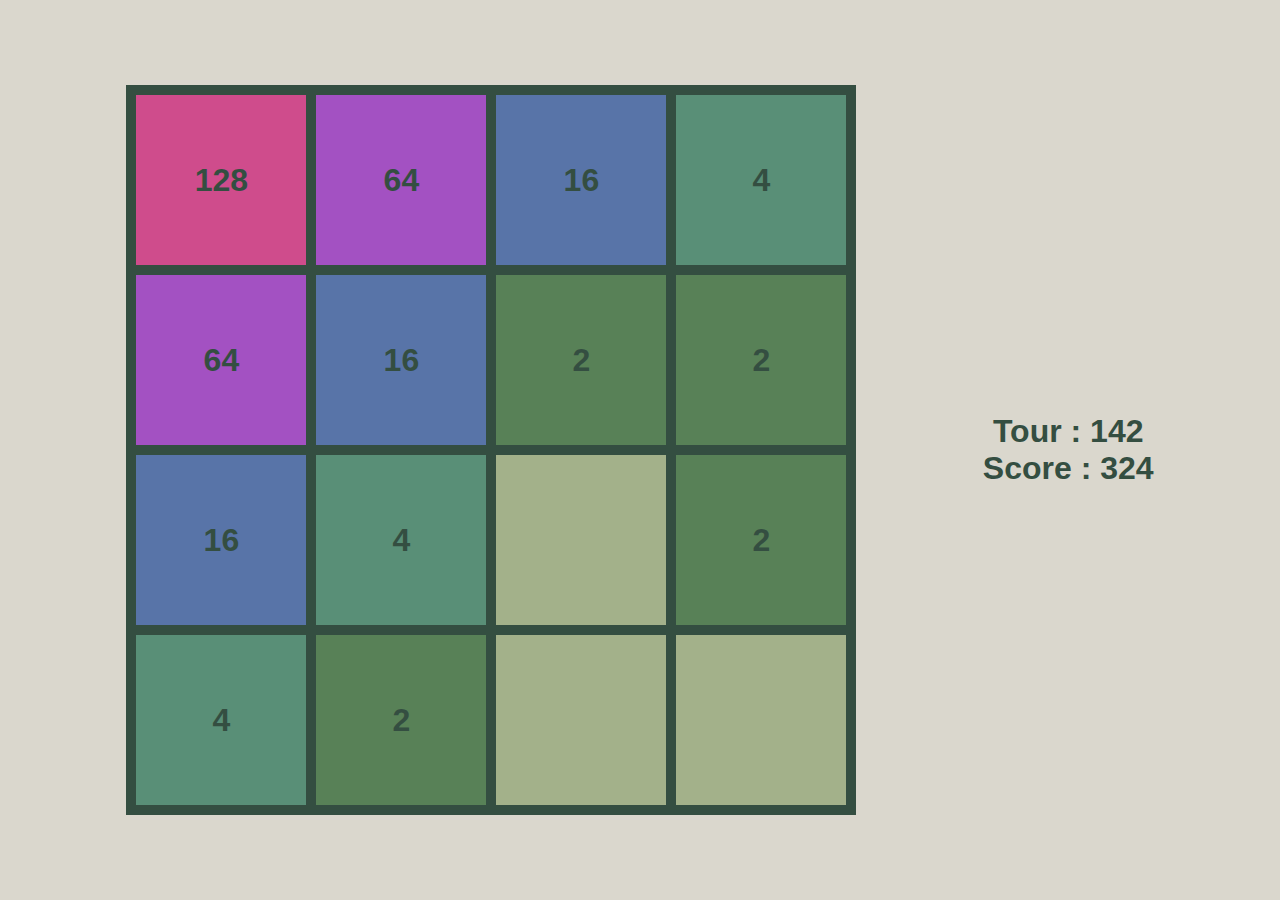
<file: index.html>
<!DOCTYPE html>
<html lang="fr">

<head>
    <meta charset="UTF-8">
    <meta name="viewport" content="width=device-width, initial-scale=1.0">
    <title>2048 Bot</title>
    <link rel="stylesheet" href="style.css">
</head>

<body>
    <section class="game-board"></section>

    <section class="buttons">
        <p>Tour : <span class="round"></span></p>
        <p>Score : <span class="score"></span></p>
    </section>

    <script type="module" src="game.js"></script>
</body>

</html>
</file>
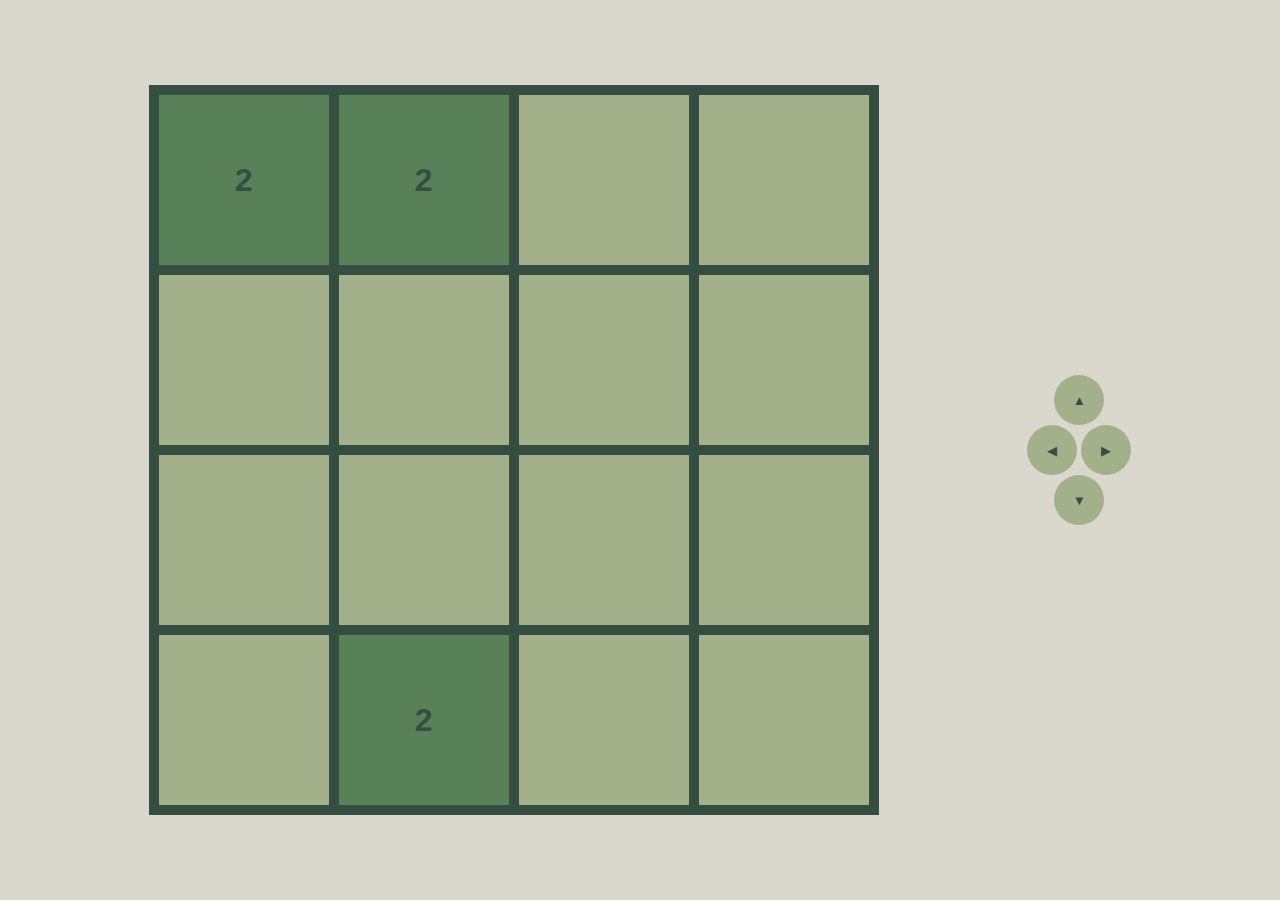
<file: index_player.html>
<!DOCTYPE html>
<html lang="fr">

<head>
    <meta charset="UTF-8">
    <meta name="viewport" content="width=device-width, initial-scale=1.0">
    <title>2048 Bot</title>
    <link rel="stylesheet" href="style.css">
</head>

<body>
    <section class="game-board"></section>

    <section class="buttons">
        <button id="up">▲</button>
        <div>
            <button id="left">◀</button>
            <button id="right">▶</button>

        </div>
        <button id="bottom">▼</button>
    </section>

    <script type="module" src="game.js"></script>
</body>

</html>
</file>
<file: style.css>
body {
    display: flex;
    justify-content: space-evenly;
    align-items: center;
    width: 100vw;
    height: 100vh;
    margin: 0;
    background-color: #dad7cd;
}

.buttons {
    display: flex;
    flex-direction: column;
    justify-content: center;
    align-items: center;
}


button {
    background: #a3b18a;
    color: #344e41;
    border-radius: 100px;
    border: none;
    cursor: pointer;
    width: 50px;
    height: 50px;
}

button:hover {
    background: #99ac78;
}


.game-board {
    display: grid;
    grid-template-columns: repeat(4, 1fr);
    grid-template-rows: repeat(4, 1fr);
}

.tilePlace {
    background-color: #a3b18a;
}

.tileValue{
    width: 100%;
    height: 100%;
    display: flex;
    align-items: center;
    justify-content: center;
    
}
p {
    font-size: 2rem;
    margin: 0;
    color: #344e41;
    font-family: Arial;
    font-weight: bold;
}

@media (width < 600px) {
    body {
        flex-direction: column;
    }
    .tileValue p {
        font-size: 1.5rem;
    }
}
@media (width < 400px) {
    .tileValue p {
        font-size: 1rem;
    }
}
</file>
